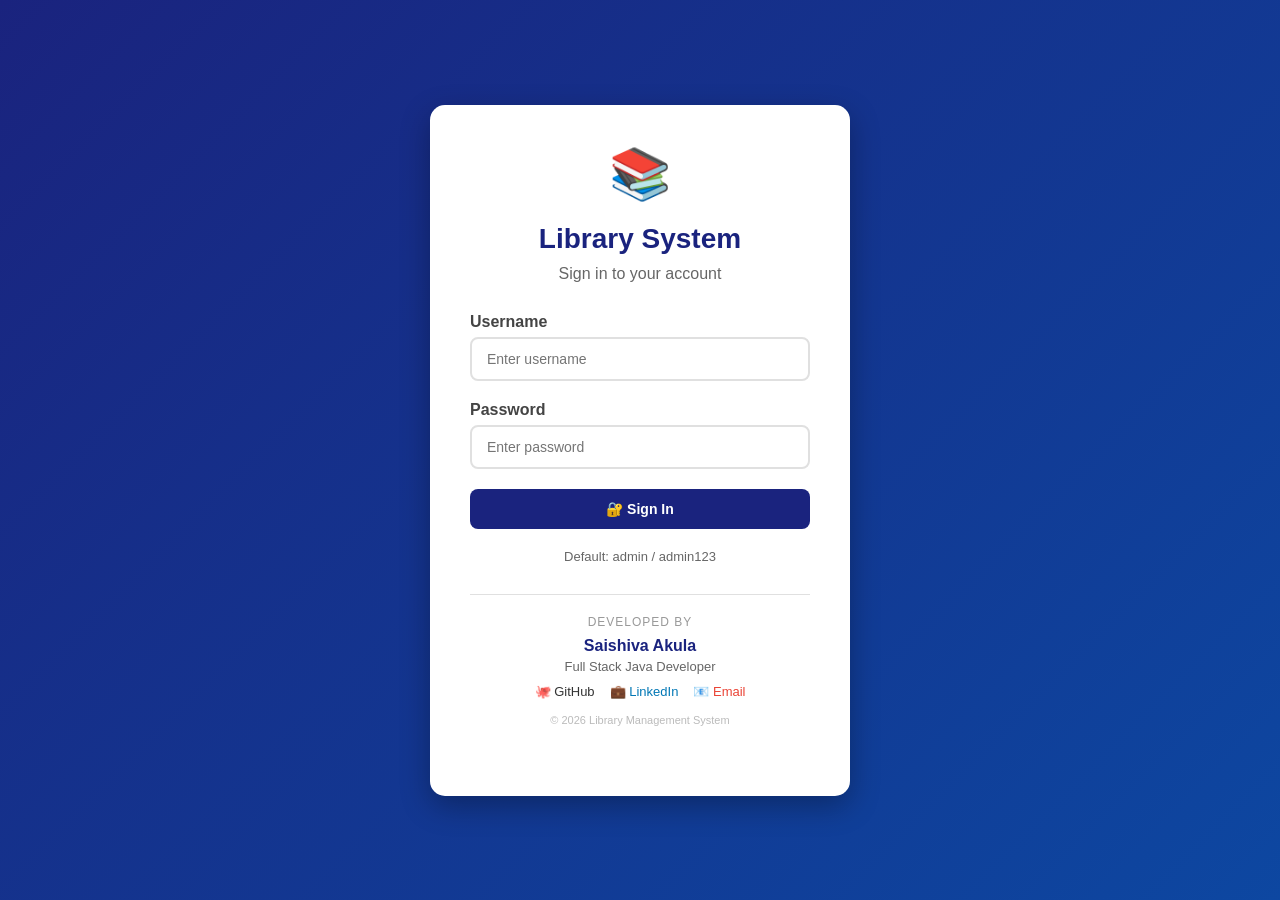
<file: src/main/resources/static/index.html>
<!DOCTYPE html>
<html lang="en">
<head>
    <meta charset="UTF-8">
    <meta name="viewport" content="width=device-width, initial-scale=1.0">
    <title>Library Management System - Login</title>
    <link rel="stylesheet" href="css/style.css">
</head>
<body>
<div class="login-container">
    <div class="login-box">

        <!-- Logo/Title -->
        <div style="text-align:center; margin-bottom:20px;">
            <div style="font-size:50px;">📚</div>
        </div>
        <h1>Library System</h1>
        <p>Sign in to your account</p>

        <!-- Alert Messages -->
        <div id="alertMsg" class="alert"></div>

        <!-- Login Form -->
        <div class="form-group">
            <label>Username</label>
            <input type="text"
                   id="username"
                   placeholder="Enter username"
                   onkeypress="handleEnter(event)">
        </div>

        <div class="form-group">
            <label>Password</label>
            <input type="password"
                   id="password"
                   placeholder="Enter password"
                   onkeypress="handleEnter(event)">
        </div>

        <button class="btn btn-primary"
                onclick="login()">
            🔐 Sign In
        </button>

        <p style="text-align:center;
                      margin-top:20px;
                      color:#666;
                      font-size:13px;">
            Default: admin / admin123
        </p>
        <!-- Developed By Section -->
        <div style="
    margin-top: 30px;
    padding-top: 20px;
    border-top: 1px solid #e0e0e0;
    text-align: center;">

            <p style="
        color: #999;
        font-size: 12px;
        margin-bottom: 8px;
        text-transform: uppercase;
        letter-spacing: 1px;">
                Developed By
            </p>

            <p style="
        color: #1a237e;
        font-size: 16px;
        font-weight: 700;
        margin-bottom: 4px;">
                Saishiva Akula
            </p>

            <p style="
        color: #666;
        font-size: 13px;
        margin-bottom: 8px;">
                Full Stack Java Developer
            </p>

            <div style="
        display: flex;
        justify-content: center;
        gap: 15px;
        margin-top: 10px;">

                <a href="https://github.com/saishiva00"
                   target="_blank"
                   style="
               color: #333;
               text-decoration: none;
               font-size: 13px;
               display: flex;
               align-items: center;
               gap: 4px;">
                    🐙 GitHub
                </a>

                <a href="https://linkedin.com/in/saishivaakula"
                   target="_blank"
                   style="
               color: #0077b5;
               text-decoration: none;
               font-size: 13px;
               display: flex;
               align-items: center;
               gap: 4px;">
                    💼 LinkedIn
                </a>

                <a href="mailto:saishivaakula9381@gmail.com"
                   style="
               color: #ea4335;
               text-decoration: none;
               font-size: 13px;
               display: flex;
               align-items: center;
               gap: 4px;">
                    📧 Email
                </a>
            </div>

            <p style="
        color: #bbb;
        font-size: 11px;
        margin-top: 15px;">
                © 2026 Library Management System
            </p>
        </div>
    </div>
</div>

<script>
    const API = 'https://library-management-system-r6iq.onrender.com';

    // Check if already logged in
    window.onload = function() {
        if (localStorage.getItem('user')) {
            window.location.href = 'dashboard.html';
        }
    }

    // Handle Enter key
    function handleEnter(event) {
        if (event.key === 'Enter') login();
    }

    // Login function
    async function login() {
        const username = document.getElementById('username').value.trim();
        const password = document.getElementById('password').value.trim();

        // Validation
        if (!username || !password) {
            showAlert('Please enter username and password!', 'danger');
            return;
        }

        try {
            const response = await fetch(`${API}/api/auth/login`, {
                method: 'POST',
                headers: { 'Content-Type': 'application/json' },
                body: JSON.stringify({ username, password })
            });

            const data = await response.json();

            if (response.ok) {
                // Save user data
                localStorage.setItem('user', JSON.stringify(data));
                showAlert('Login successful! Redirecting...', 'success');
                setTimeout(() => {
                    window.location.href = 'dashboard.html';
                }, 1000);
            } else {
                showAlert(data || 'Invalid credentials!', 'danger');
            }
        } catch (error) {
            showAlert('Cannot connect to server!', 'danger');
        }
    }

    // Show alert message
    function showAlert(message, type) {
        const alert = document.getElementById('alertMsg');
        alert.textContent = message;
        alert.className = `alert alert-${type} show`;
    }
</script>
</body>
</html>
</file>
<file: src/main/resources/static/css/style.css>
/* ===============================
   GLOBAL STYLES
=============================== */
* {
    margin: 0;
    padding: 0;
    box-sizing: border-box;
    font-family: 'Segoe UI', Tahoma, Geneva, Verdana, sans-serif;
}

body {
    background-color: #f0f2f5;
    color: #333;
}

/* ===============================
   LOGIN PAGE
=============================== */
.login-container {
    display: flex;
    justify-content: center;
    align-items: center;
    min-height: 100vh;
    background: linear-gradient(135deg, #1a237e, #0d47a1);
}

.login-box {
    background: white;
    padding: 40px;
    border-radius: 15px;
    box-shadow: 0 10px 30px rgba(0,0,0,0.3);
    width: 100%;
    max-width: 420px;
}

.login-box h1 {
    text-align: center;
    color: #1a237e;
    margin-bottom: 10px;
    font-size: 28px;
}

.login-box p {
    text-align: center;
    color: #666;
    margin-bottom: 30px;
}

/* ===============================
   FORM STYLES
=============================== */
.form-group {
    margin-bottom: 20px;
}

.form-group label {
    display: block;
    margin-bottom: 6px;
    font-weight: 600;
    color: #444;
}

.form-group input,
.form-group select,
.form-group textarea {
    width: 100%;
    padding: 12px 15px;
    border: 2px solid #e0e0e0;
    border-radius: 8px;
    font-size: 14px;
    transition: border-color 0.3s;
    outline: none;
}

.form-group input:focus,
.form-group select:focus {
    border-color: #1a237e;
}

/* ===============================
   BUTTONS
=============================== */
.btn {
    padding: 12px 24px;
    border: none;
    border-radius: 8px;
    cursor: pointer;
    font-size: 14px;
    font-weight: 600;
    transition: all 0.3s;
}

.btn-primary {
    background: #1a237e;
    color: white;
    width: 100%;
}

.btn-primary:hover {
    background: #0d47a1;
    transform: translateY(-2px);
}

.btn-success {
    background: #2e7d32;
    color: white;
}

.btn-success:hover { background: #1b5e20; }

.btn-danger {
    background: #c62828;
    color: white;
}

.btn-danger:hover { background: #b71c1c; }

.btn-warning {
    background: #f57f17;
    color: white;
}

.btn-warning:hover { background: #e65100; }

.btn-info {
    background: #0277bd;
    color: white;
}

.btn-info:hover { background: #01579b; }

.btn-sm {
    padding: 6px 12px;
    font-size: 12px;
}

/* ===============================
   NAVBAR
=============================== */
.navbar {
    background: linear-gradient(135deg, #1a237e, #0d47a1);
    color: white;
    padding: 15px 30px;
    display: flex;
    justify-content: space-between;
    align-items: center;
    box-shadow: 0 2px 10px rgba(0,0,0,0.2);
}

.navbar h2 {
    font-size: 22px;
}

.navbar-right {
    display: flex;
    align-items: center;
    gap: 15px;
}

.navbar span {
    font-size: 14px;
    opacity: 0.9;
}

.logout-btn {
    background: rgba(255,255,255,0.2);
    color: white;
    border: 1px solid rgba(255,255,255,0.4);
    padding: 8px 16px;
    border-radius: 6px;
    cursor: pointer;
    font-size: 13px;
    transition: background 0.3s;
}

.logout-btn:hover {
    background: rgba(255,255,255,0.3);
}

/* ===============================
   SIDEBAR
=============================== */
.layout {
    display: flex;
    min-height: calc(100vh - 60px);
}

.sidebar {
    width: 240px;
    background: white;
    box-shadow: 2px 0 10px rgba(0,0,0,0.1);
    padding: 20px 0;
}

.sidebar a {
    display: flex;
    align-items: center;
    gap: 12px;
    padding: 14px 24px;
    color: #555;
    text-decoration: none;
    font-size: 15px;
    transition: all 0.3s;
    border-left: 3px solid transparent;
}

.sidebar a:hover,
.sidebar a.active {
    background: #e8eaf6;
    color: #1a237e;
    border-left-color: #1a237e;
    font-weight: 600;
}

.sidebar a span {
    font-size: 18px;
}

/* ===============================
   MAIN CONTENT
=============================== */
.main-content {
    flex: 1;
    padding: 30px;
    overflow-y: auto;
}

/* ===============================
   CARDS
=============================== */
.stats-grid {
    display: grid;
    grid-template-columns: repeat(auto-fit, minmax(200px, 1fr));
    gap: 20px;
    margin-bottom: 30px;
}

.stat-card {
    background: white;
    border-radius: 12px;
    padding: 25px;
    box-shadow: 0 2px 10px rgba(0,0,0,0.08);
    text-align: center;
    border-top: 4px solid;
}

.stat-card.blue { border-top-color: #1a237e; }
.stat-card.green { border-top-color: #2e7d32; }
.stat-card.orange { border-top-color: #e65100; }
.stat-card.red { border-top-color: #c62828; }

.stat-card .number {
    font-size: 40px;
    font-weight: bold;
    color: #1a237e;
}

.stat-card .label {
    color: #666;
    font-size: 14px;
    margin-top: 5px;
}

.stat-card .icon {
    font-size: 30px;
    margin-bottom: 10px;
}

/* ===============================
   TABLE
=============================== */
.table-container {
    background: white;
    border-radius: 12px;
    padding: 25px;
    box-shadow: 0 2px 10px rgba(0,0,0,0.08);
    margin-bottom: 25px;
}

.table-header {
    display: flex;
    justify-content: space-between;
    align-items: center;
    margin-bottom: 20px;
}

.table-header h3 {
    color: #1a237e;
    font-size: 18px;
}

table {
    width: 100%;
    border-collapse: collapse;
}

thead {
    background: #e8eaf6;
}

th {
    padding: 12px 15px;
    text-align: left;
    font-weight: 600;
    color: #1a237e;
    font-size: 13px;
    text-transform: uppercase;
}

td {
    padding: 12px 15px;
    border-bottom: 1px solid #f0f0f0;
    font-size: 14px;
}

tr:hover {
    background: #f8f9ff;
}

/* ===============================
   MODAL
=============================== */
.modal {
    display: none;
    position: fixed;
    top: 0; left: 0;
    width: 100%; height: 100%;
    background: rgba(0,0,0,0.5);
    z-index: 1000;
    justify-content: center;
    align-items: center;
}

.modal.show {
    display: flex;
}

.modal-box {
    background: white;
    border-radius: 15px;
    padding: 30px;
    width: 100%;
    max-width: 500px;
    max-height: 90vh;
    overflow-y: auto;
    box-shadow: 0 10px 40px rgba(0,0,0,0.3);
}

.modal-header {
    display: flex;
    justify-content: space-between;
    align-items: center;
    margin-bottom: 25px;
}

.modal-header h3 {
    color: #1a237e;
    font-size: 20px;
}

.close-btn {
    background: none;
    border: none;
    font-size: 24px;
    cursor: pointer;
    color: #666;
}

/* ===============================
   SEARCH BAR
=============================== */
.search-bar {
    display: flex;
    gap: 10px;
    margin-bottom: 20px;
}

.search-bar input {
    flex: 1;
    padding: 10px 15px;
    border: 2px solid #e0e0e0;
    border-radius: 8px;
    font-size: 14px;
    outline: none;
}

.search-bar input:focus {
    border-color: #1a237e;
}

/* ===============================
   STATUS BADGES
=============================== */
.badge {
    padding: 4px 10px;
    border-radius: 20px;
    font-size: 12px;
    font-weight: 600;
}

.badge-success { background: #e8f5e9; color: #2e7d32; }
.badge-danger  { background: #ffebee; color: #c62828; }
.badge-warning { background: #fff3e0; color: #e65100; }
.badge-info    { background: #e3f2fd; color: #0277bd; }

/* ===============================
   ALERTS
=============================== */
.alert {
    padding: 12px 20px;
    border-radius: 8px;
    margin-bottom: 20px;
    font-size: 14px;
    display: none;
}

.alert.show { display: block; }
.alert-success { background: #e8f5e9; color: #2e7d32; border: 1px solid #a5d6a7; }
.alert-danger  { background: #ffebee; color: #c62828; border: 1px solid #ef9a9a; }
.alert-info    { background: #e3f2fd; color: #0277bd; border: 1px solid #90caf9; }

/* ===============================
   PAGE TITLE
=============================== */
.page-title {
    font-size: 24px;
    color: #1a237e;
    margin-bottom: 25px;
    font-weight: 700;
}

/* ===============================
   RESPONSIVE
=============================== */
@media (max-width: 768px) {
    .sidebar { display: none; }
    .stats-grid { grid-template-columns: repeat(2, 1fr); }
}
</file>
